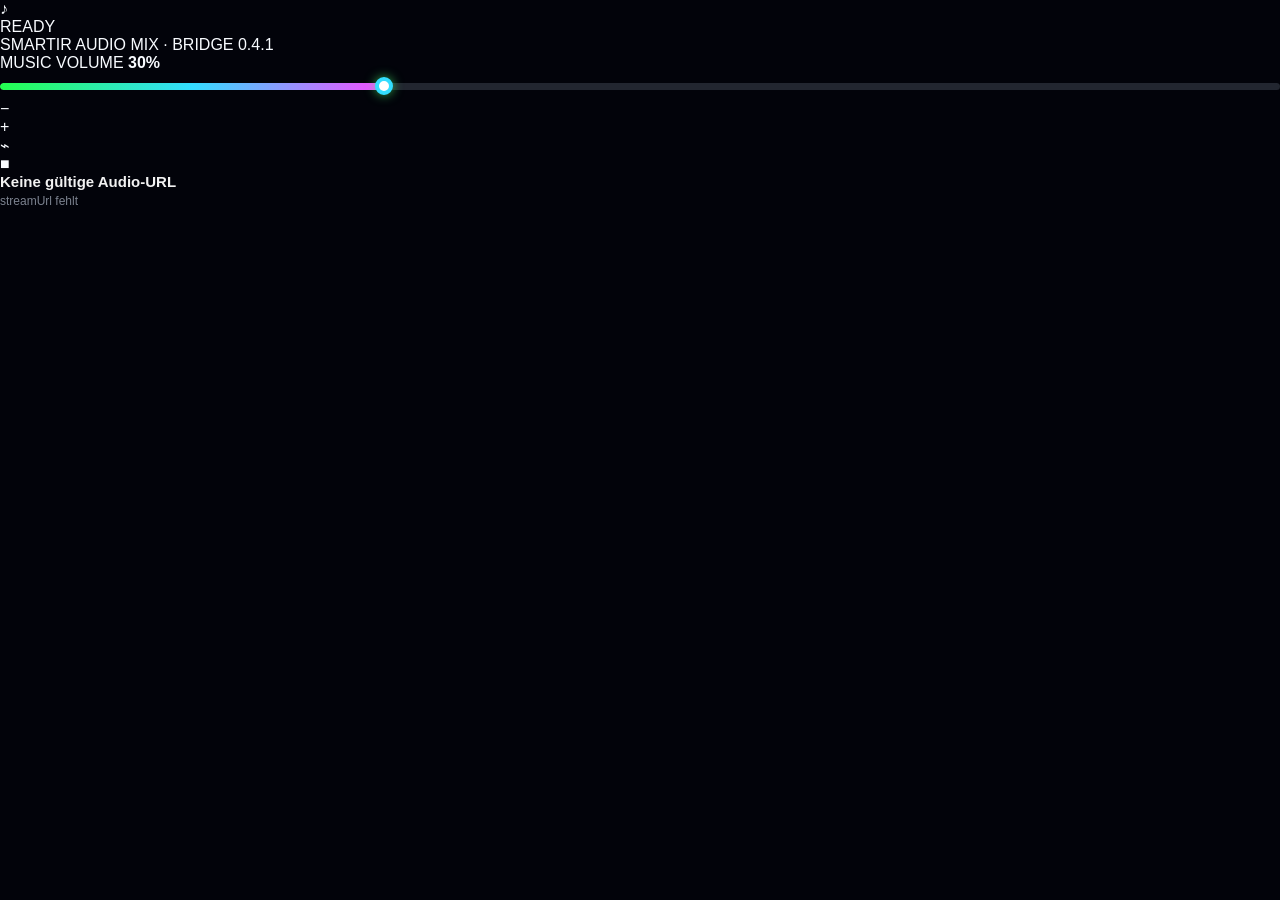
<file: webos-audio-bridge/index.html>
<!doctype html>
<html lang="de">
<head>
  <meta charset="utf-8" />
  <meta name="viewport" content="width=device-width,initial-scale=1" />
  <title>SmartIR Audio Bridge</title>
  <link rel="stylesheet" href="style.css?v=041" />
</head>
<body>
  <main id="panel" class="glass-panel">
    <div class="top-row">
      <div class="music-mark" aria-hidden="true">♪</div>
      <div class="live-wrap">
        <div class="live-line"><span class="live-dot"></span><span id="modeLabel">LIVE</span></div>
        <div class="source-line">SMARTIR AUDIO MIX · BRIDGE 0.4.1</div>
      </div>
      <div class="signal-bars" aria-hidden="true">
        <span></span><span></span><span></span><span></span><span></span>
      </div>
    </div>

    <div id="visualizer" class="visualizer" aria-hidden="true"></div>

    <div class="divider"></div>

    <div class="volume-row">
      <div class="volume-copy">
        <span>MUSIC VOLUME</span>
        <strong id="volumeValue">30%</strong>
      </div>
      <div class="slider-shell" aria-hidden="true">
        <div class="slider-track"><div id="meterFill" class="slider-fill"></div></div>
        <div id="sliderThumb" class="slider-thumb"></div>
      </div>
    </div>

    <div class="controls" aria-hidden="true">
      <div class="control blue">−</div>
      <div class="control cyan">+</div>
      <div class="control amber">⌁</div>
      <div class="control pink">■</div>
    </div>

    <div class="status-row">
      <p id="status">Warte auf Live-Audio …</p>
      <p id="detail"></p>
    </div>
  </main>

  <audio id="player" preload="auto"></audio>
  <script src="app.js?v=041"></script>
</body>
</html>
</file>
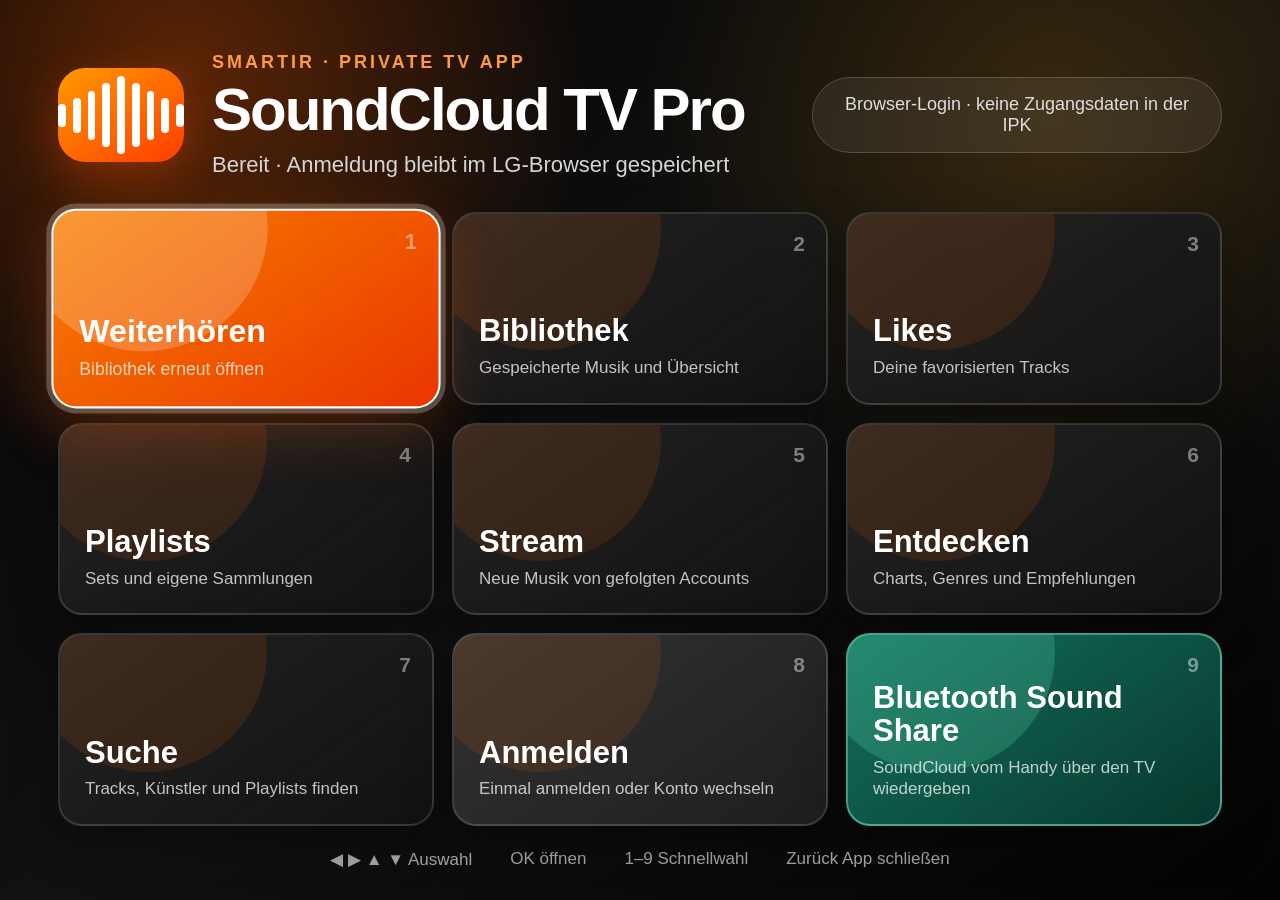
<file: webos-soundcloud/index.html>
<!doctype html>
<html lang="de">
<head>
  <meta charset="utf-8">
  <meta name="viewport" content="width=device-width, initial-scale=1">
  <title>SoundCloud TV Pro</title>
  <link rel="stylesheet" href="style.css">
</head>
<body>
  <main class="screen">
    <header class="hero">
      <div class="brand-row">
        <div class="wave" aria-hidden="true">
          <span></span><span></span><span></span><span></span><span></span>
          <span></span><span></span><span></span><span></span>
        </div>
        <div>
          <p class="eyebrow">SMARTIR · PRIVATE TV APP</p>
          <h1>SoundCloud TV Pro</h1>
          <p id="status" class="status">Bereit · Anmeldung bleibt im LG-Browser gespeichert</p>
        </div>
      </div>
      <div class="session-pill">Browser-Login · keine Zugangsdaten in der IPK</div>
    </header>

    <section id="menu" class="menu-grid" aria-label="SoundCloud Bereiche">
      <button class="tile tile-featured" data-key="resume" type="button">
        <span class="tile-number">1</span>
        <span class="tile-title">Weiterhören</span>
        <span id="resume-subtitle" class="tile-subtitle">Zuletzt geöffneten Bereich starten</span>
      </button>

      <button class="tile" data-key="library" type="button">
        <span class="tile-number">2</span>
        <span class="tile-title">Bibliothek</span>
        <span class="tile-subtitle">Gespeicherte Musik und Übersicht</span>
      </button>

      <button class="tile" data-key="likes" type="button">
        <span class="tile-number">3</span>
        <span class="tile-title">Likes</span>
        <span class="tile-subtitle">Deine favorisierten Tracks</span>
      </button>

      <button class="tile" data-key="playlists" type="button">
        <span class="tile-number">4</span>
        <span class="tile-title">Playlists</span>
        <span class="tile-subtitle">Sets und eigene Sammlungen</span>
      </button>

      <button class="tile" data-key="stream" type="button">
        <span class="tile-number">5</span>
        <span class="tile-title">Stream</span>
        <span class="tile-subtitle">Neue Musik von gefolgten Accounts</span>
      </button>

      <button class="tile" data-key="discover" type="button">
        <span class="tile-number">6</span>
        <span class="tile-title">Entdecken</span>
        <span class="tile-subtitle">Charts, Genres und Empfehlungen</span>
      </button>

      <button class="tile" data-key="search" type="button">
        <span class="tile-number">7</span>
        <span class="tile-title">Suche</span>
        <span class="tile-subtitle">Tracks, Künstler und Playlists finden</span>
      </button>

      <button class="tile tile-secondary" data-key="login" type="button">
        <span class="tile-number">8</span>
        <span class="tile-title">Anmelden</span>
        <span class="tile-subtitle">Einmal anmelden oder Konto wechseln</span>
      </button>

      <button class="tile tile-experiment" data-key="soundshare" type="button">
        <span class="tile-number">9</span>
        <span class="tile-title">Bluetooth Sound Share</span>
        <span class="tile-subtitle">SoundCloud vom Handy über den TV wiedergeben</span>
      </button>
    </section>

    <footer>
      <span>◀ ▶ ▲ ▼ Auswahl</span>
      <span>OK öffnen</span>
      <span>1–9 Schnellwahl</span>
      <span>Zurück App schließen</span>
    </footer>
  </main>

  <section id="soundshare-lab" class="modal hidden" aria-label="Bluetooth Sound Share">
    <div class="modal-card">
      <p class="modal-eyebrow">NÄCHSTER SYSTEMTEST · OHNE ROOT</p>
      <h2>SoundCloud per Bluetooth Sound Share</h2>
      <p id="soundshare-status" class="modal-status">
        Der vorige Web-App- und LG-Player-Test ist auf diesem Fernseher fehlgeschlagen. Jetzt testen wir den eingebauten Bluetooth-Empfänger des TV.
      </p>

      <div class="modal-actions">
        <button id="open-soundshare" type="button">1 · Sound Share direkt öffnen</button>
        <button id="open-homeconnect" type="button">2 · Home Dashboard öffnen</button>
        <button id="close-soundshare-lab" class="secondary" type="button">Zurück zum Dashboard</button>
      </div>

      <div class="test-steps">
        <strong>Testablauf</strong>
        <span>Sound Share öffnen → am Xiaomi Bluetooth einschalten und LG TV auswählen → SoundCloud auf dem Handy starten → am TV auf HDMI oder Live-TV wechseln. Erfolg nur, wenn die Handy-Musik weiter über den TV läuft.</span>
      </div>
    </div>
  </section>

  <script src="app.js"></script>
</body>
</html>
</file>
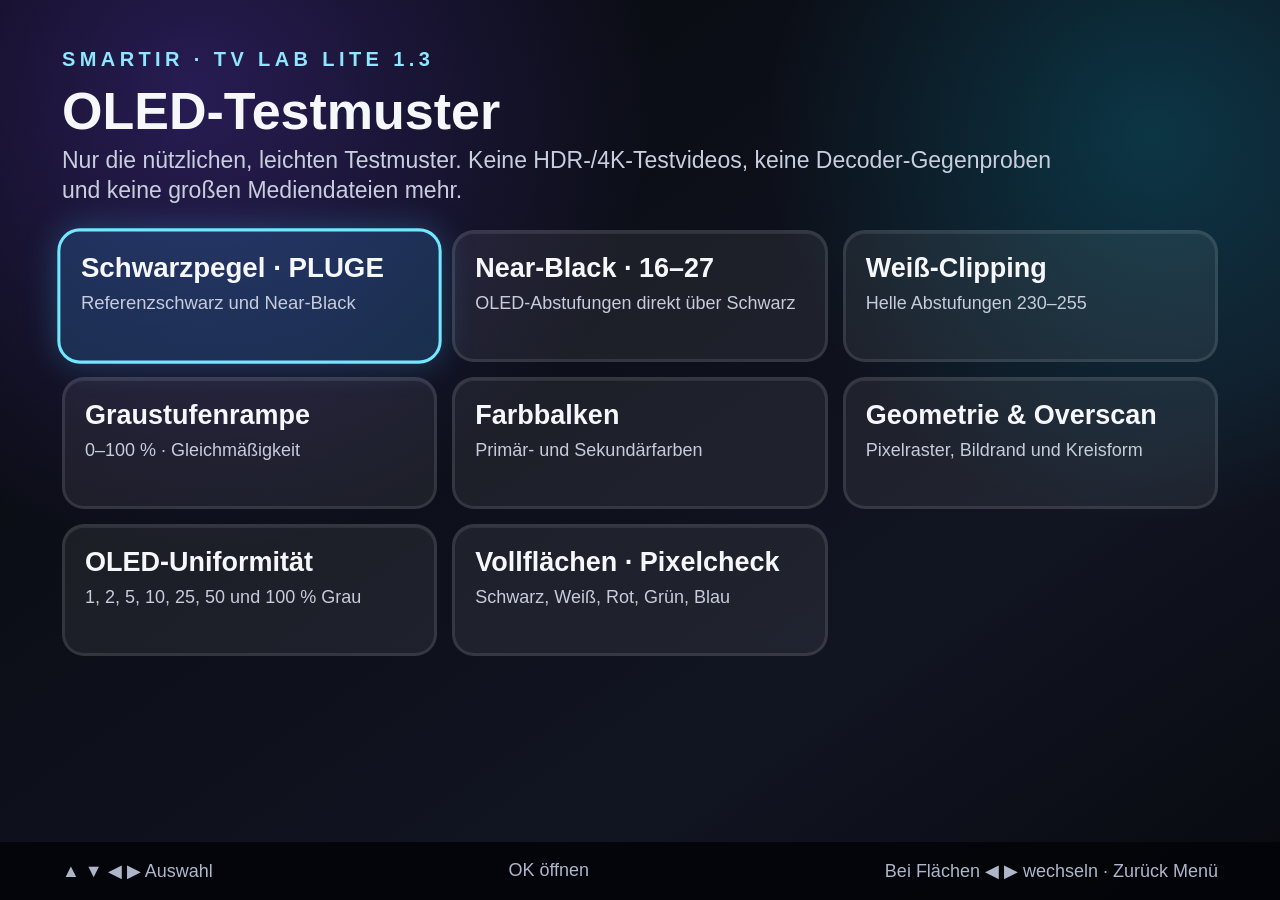
<file: webos-tv-lab/index.html>
<!doctype html>
<html lang="de">
<head>
  <meta charset="utf-8">
  <meta name="viewport" content="width=device-width, initial-scale=1">
  <title>SmartIR TV Lab Lite</title>
  <link rel="stylesheet" href="style.css">
</head>
<body>
  <main id="app" aria-live="polite">
    <section id="menu" class="screen menu-screen">
      <div class="brand">SMARTIR · TV LAB LITE 1.3</div>
      <h1>OLED-Testmuster</h1>
      <p class="lead">Nur die nützlichen, leichten Testmuster. Keine HDR-/4K-Testvideos, keine Decoder-Gegenproben und keine großen Mediendateien mehr.</p>
      <div id="menu-grid" class="menu-grid"></div>
      <footer>
        <span>▲ ▼ ◀ ▶ Auswahl</span>
        <span>OK öffnen</span>
        <span>Bei Flächen ◀ ▶ wechseln · Zurück Menü</span>
      </footer>
    </section>

    <section id="pattern" class="screen pattern-screen hidden">
      <div id="pattern-stage" class="pattern-stage"></div>
      <div id="pattern-help" class="pattern-help"></div>
    </section>
  </main>
  <script src="compat.js"></script>
  <script src="app.js"></script>
</body>
</html>
</file>
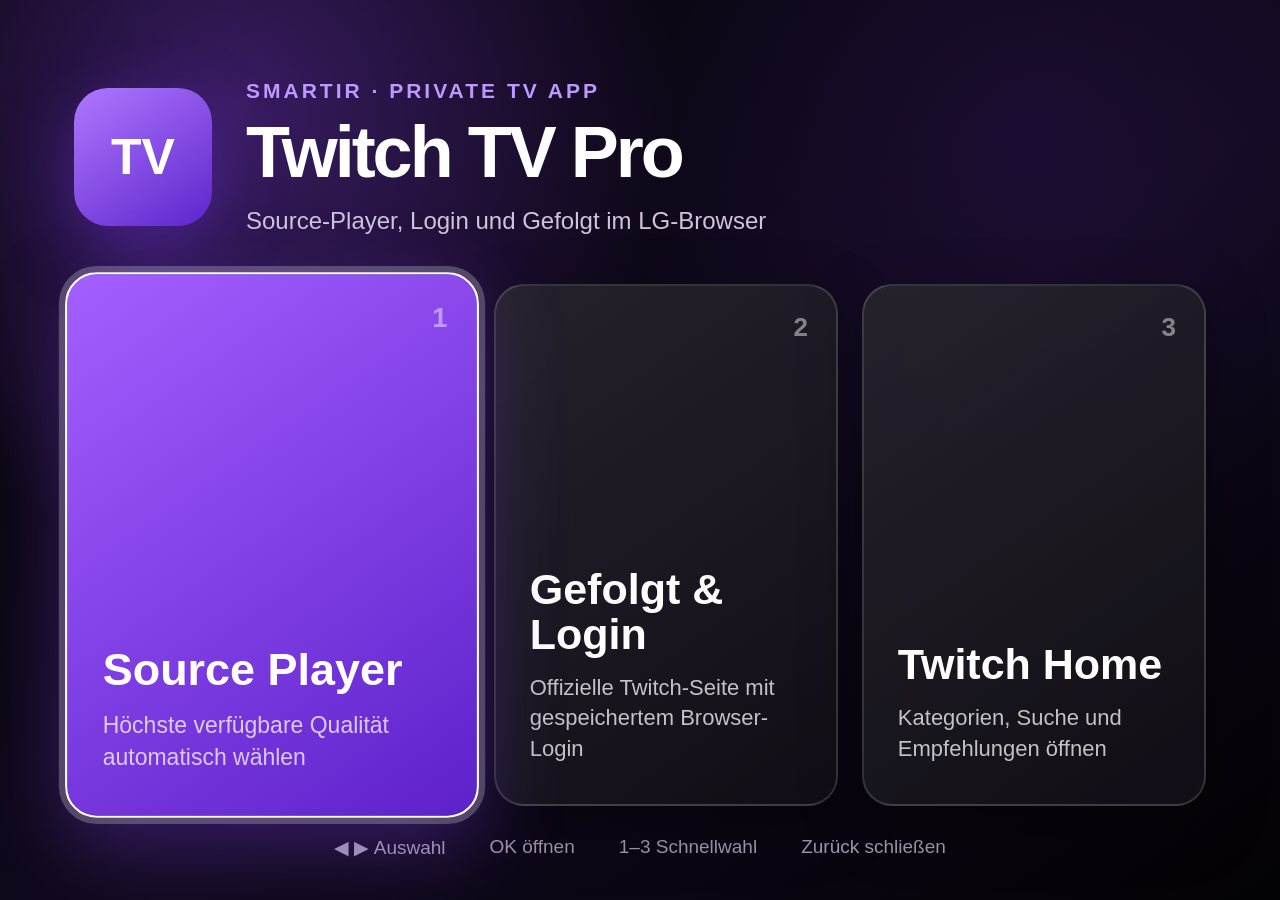
<file: webos-twitch-pro/index.html>
<!doctype html>
<html lang="de">
<head>
  <meta charset="utf-8">
  <meta name="viewport" content="width=device-width, initial-scale=1">
  <title>Twitch TV Pro</title>
  <link rel="stylesheet" href="style.css">
</head>
<body>
  <main class="screen">
    <header>
      <div class="logo">TV</div>
      <div>
        <p class="eyebrow">SMARTIR · PRIVATE TV APP</p>
        <h1>Twitch TV Pro</h1>
        <p id="status">Source-Player, Login und Gefolgt im LG-Browser</p>
      </div>
    </header>

    <section class="tiles">
      <button class="tile featured" data-target="player" type="button">
        <span class="number">1</span>
        <strong>Source Player</strong>
        <span>Höchste verfügbare Qualität automatisch wählen</span>
      </button>

      <button class="tile" data-target="following" type="button">
        <span class="number">2</span>
        <strong>Gefolgt & Login</strong>
        <span>Offizielle Twitch-Seite mit gespeichertem Browser-Login</span>
      </button>

      <button class="tile" data-target="home" type="button">
        <span class="number">3</span>
        <strong>Twitch Home</strong>
        <span>Kategorien, Suche und Empfehlungen öffnen</span>
      </button>
    </section>

    <footer>
      <span>◀ ▶ Auswahl</span>
      <span>OK öffnen</span>
      <span>1–3 Schnellwahl</span>
      <span>Zurück schließen</span>
    </footer>
  </main>
  <script src="app.js"></script>
</body>
</html>
</file>
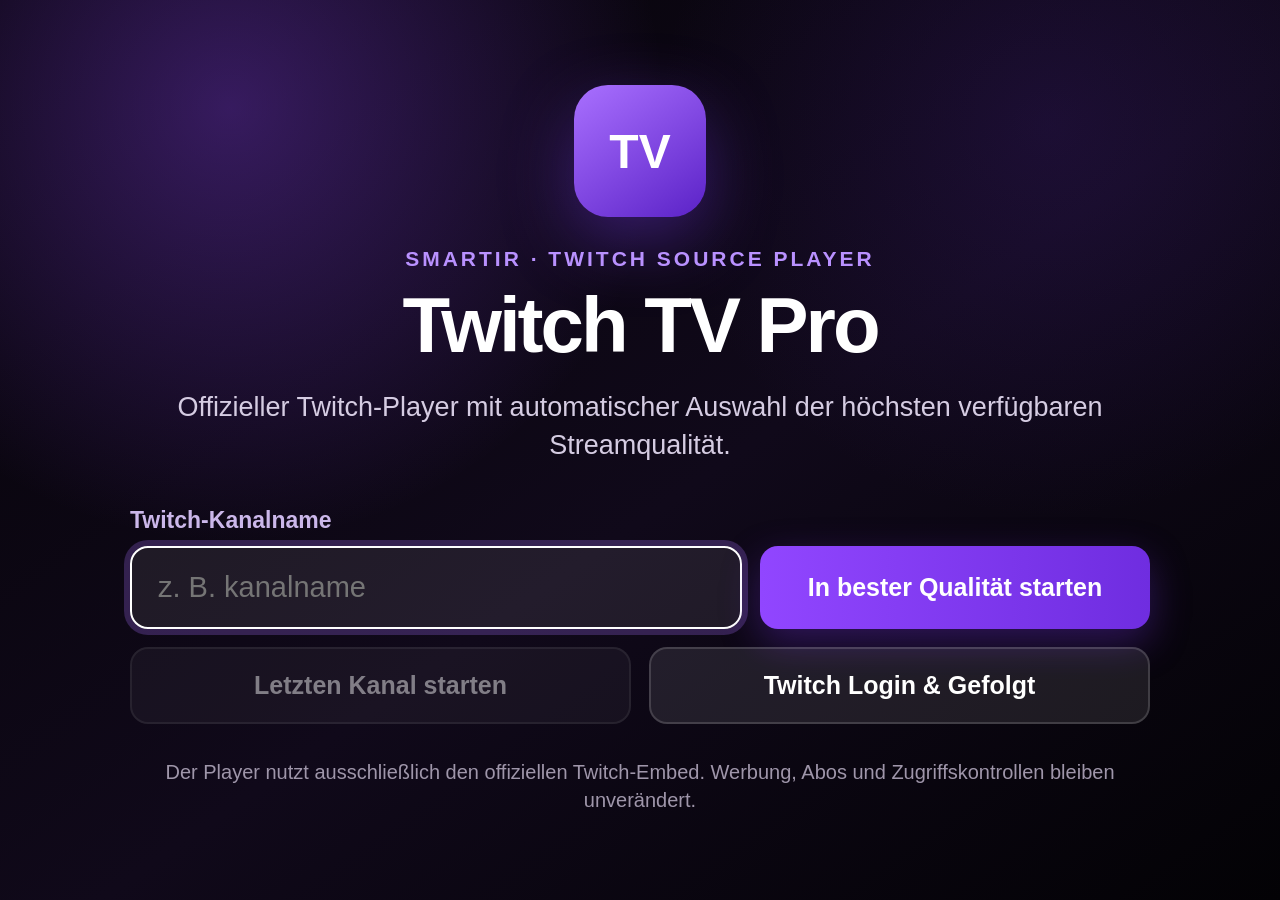
<file: web/twitch-tv-pro/index.html>
<!doctype html>
<html lang="de">
<head>
  <meta charset="utf-8">
  <meta name="viewport" content="width=device-width, initial-scale=1">
  <meta name="theme-color" content="#09040f">
  <title>Twitch TV Pro</title>
  <link rel="stylesheet" href="style.css">
</head>
<body>
  <main id="app">
    <section id="setup" class="setup-panel">
      <div class="logo">TV</div>
      <p class="eyebrow">SMARTIR · TWITCH SOURCE PLAYER</p>
      <h1>Twitch TV Pro</h1>
      <p class="lead">Offizieller Twitch-Player mit automatischer Auswahl der höchsten verfügbaren Streamqualität.</p>

      <label for="channel">Twitch-Kanalname</label>
      <div class="channel-row">
        <input id="channel" type="text" inputmode="text" autocomplete="off" spellcheck="false" placeholder="z. B. kanalname">
        <button id="start" type="button">In bester Qualität starten</button>
      </div>

      <div class="quick-actions">
        <button id="resume" class="secondary" type="button">Letzten Kanal starten</button>
        <button id="twitch-site" class="secondary" type="button">Twitch Login & Gefolgt</button>
      </div>

      <p class="hint">Der Player nutzt ausschließlich den offiziellen Twitch-Embed. Werbung, Abos und Zugriffskontrollen bleiben unverändert.</p>
    </section>

    <section id="player-screen" class="player-screen hidden">
      <div class="player-frame">
        <div id="twitch-player"></div>
      </div>
      <aside class="control-bar">
        <div>
          <strong id="channel-label">–</strong>
          <span id="status">Player wird geladen …</span>
        </div>
        <div class="quality-box">
          <span>Qualität</span>
          <strong id="quality">Auto</strong>
        </div>
        <div class="keys">
          <span>OK Pause/Play</span>
          <span>◀ ▶ Qualität</span>
          <span>Zurück Kanalwahl</span>
        </div>
      </aside>
    </section>
  </main>

  <script src="https://player.twitch.tv/js/embed/v1.js"></script>
  <script src="app.js"></script>
</body>
</html>
</file>
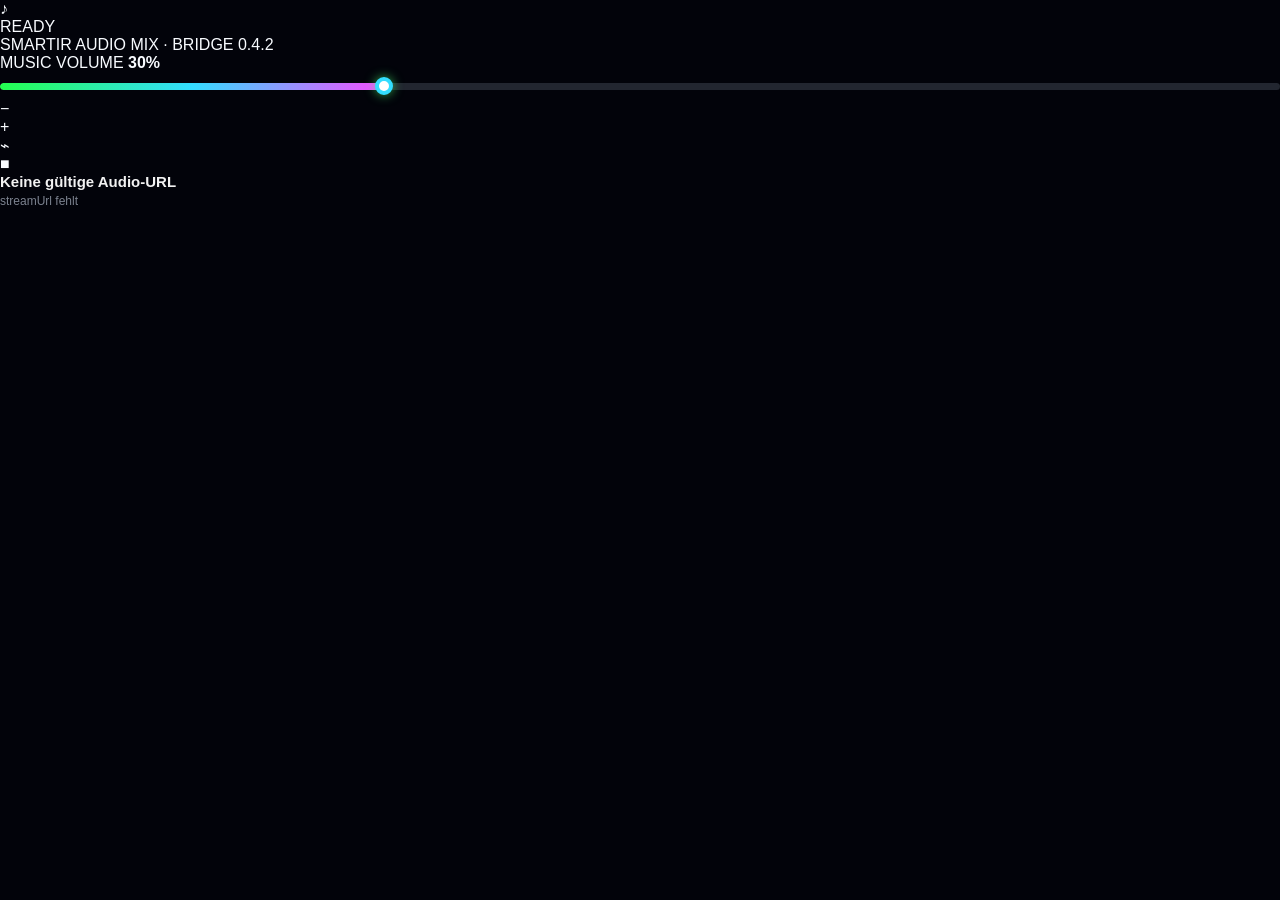
<file: webos-audio-bridge/index-v042.html>
<!doctype html>
<html lang="de">
<head>
  <meta charset="utf-8" />
  <meta name="viewport" content="width=device-width,initial-scale=1" />
  <title>SmartIR Audio Bridge 0.4.2</title>
  <link rel="stylesheet" href="style.css?v=042" />
</head>
<body>
  <main id="panel" class="glass-panel">
    <div class="top-row">
      <div class="music-mark" aria-hidden="true">♪</div>
      <div class="live-wrap">
        <div class="live-line"><span class="live-dot"></span><span id="modeLabel">LIVE</span></div>
        <div class="source-line">SMARTIR AUDIO MIX · BRIDGE 0.4.2</div>
      </div>
      <div class="signal-bars" aria-hidden="true">
        <span></span><span></span><span></span><span></span><span></span>
      </div>
    </div>

    <div id="visualizer" class="visualizer" aria-hidden="true"></div>

    <div class="divider"></div>

    <div class="volume-row">
      <div class="volume-copy">
        <span>MUSIC VOLUME</span>
        <strong id="volumeValue">30%</strong>
      </div>
      <div class="slider-shell" aria-hidden="true">
        <div class="slider-track"><div id="meterFill" class="slider-fill"></div></div>
        <div id="sliderThumb" class="slider-thumb"></div>
      </div>
    </div>

    <div class="controls" aria-hidden="true">
      <div class="control blue">−</div>
      <div class="control cyan">+</div>
      <div class="control amber">⌁</div>
      <div class="control pink">■</div>
    </div>

    <div class="status-row">
      <p id="status">Warte auf Live-Audio …</p>
      <p id="detail"></p>
    </div>
  </main>

  <audio id="player" preload="auto"></audio>
  <script src="app.js?v=042"></script>
</body>
</html>
</file>
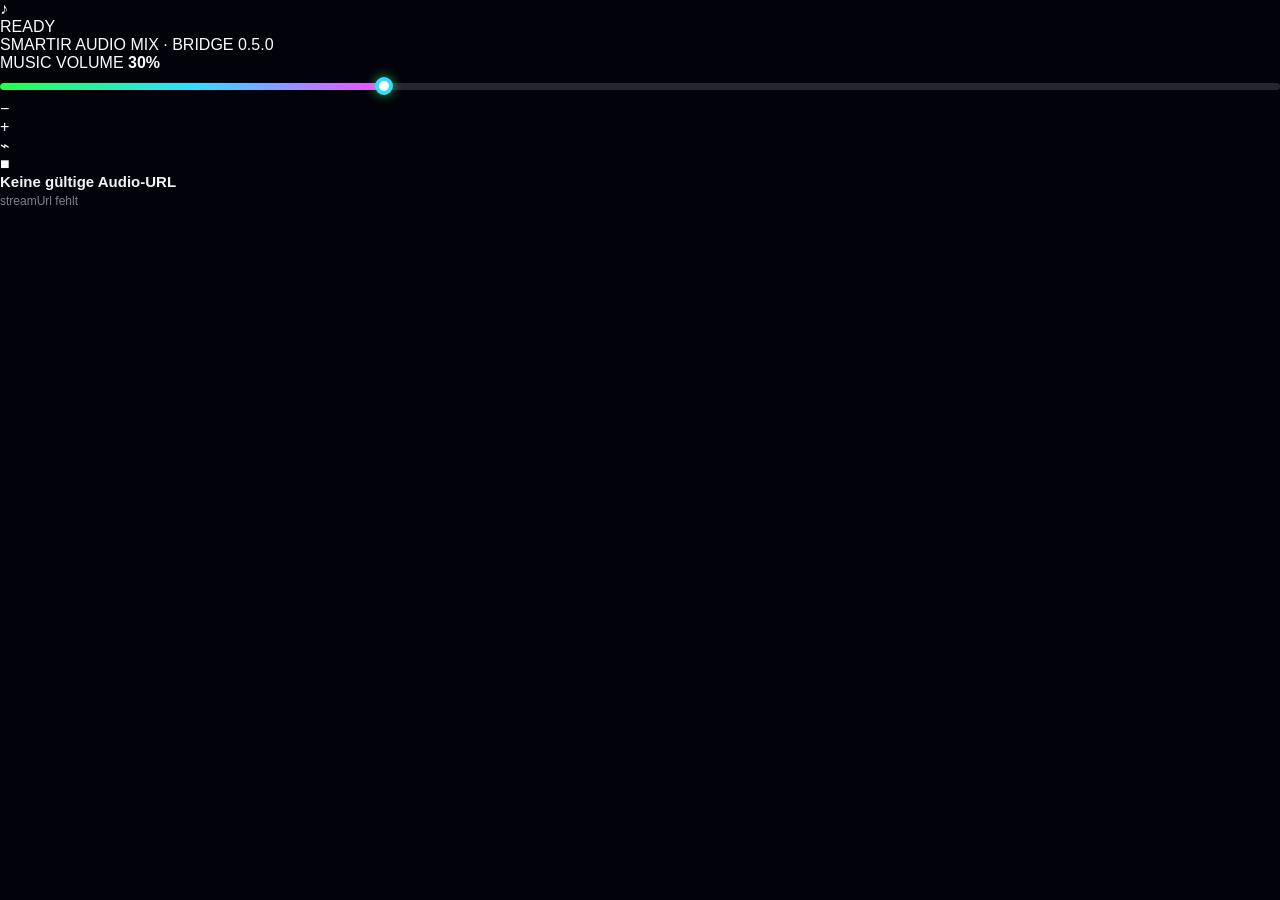
<file: webos-audio-bridge/index-v050.html>
<!doctype html>
<html lang="de">
<head>
  <meta charset="utf-8" />
  <meta name="viewport" content="width=device-width,initial-scale=1" />
  <title>SmartIR Audio Bridge 0.5.0</title>
  <link rel="stylesheet" href="style.css?v=050" />
</head>
<body>
  <main id="panel" class="glass-panel">
    <div class="top-row">
      <div class="music-mark" aria-hidden="true">♪</div>
      <div class="live-wrap">
        <div class="live-line"><span class="live-dot"></span><span id="modeLabel">LIVE HQ</span></div>
        <div class="source-line">SMARTIR AUDIO MIX · BRIDGE 0.5.0</div>
      </div>
      <div class="signal-bars" aria-hidden="true">
        <span></span><span></span><span></span><span></span><span></span>
      </div>
    </div>

    <div id="visualizer" class="visualizer" aria-hidden="true"></div>

    <div class="divider"></div>

    <div class="volume-row">
      <div class="volume-copy">
        <span>MUSIC VOLUME</span>
        <strong id="volumeValue">30%</strong>
      </div>
      <div class="slider-shell" aria-hidden="true">
        <div class="slider-track"><div id="meterFill" class="slider-fill"></div></div>
        <div id="sliderThumb" class="slider-thumb"></div>
      </div>
    </div>

    <div class="controls" aria-hidden="true">
      <div class="control blue">−</div>
      <div class="control cyan">+</div>
      <div class="control amber">⌁</div>
      <div class="control pink">■</div>
    </div>

    <div class="status-row">
      <p id="status">Warte auf Live-Audio …</p>
      <p id="detail"></p>
    </div>
  </main>

  <audio id="player" preload="auto"></audio>
  <script src="app.js?v=050"></script>
</body>
</html>
</file>
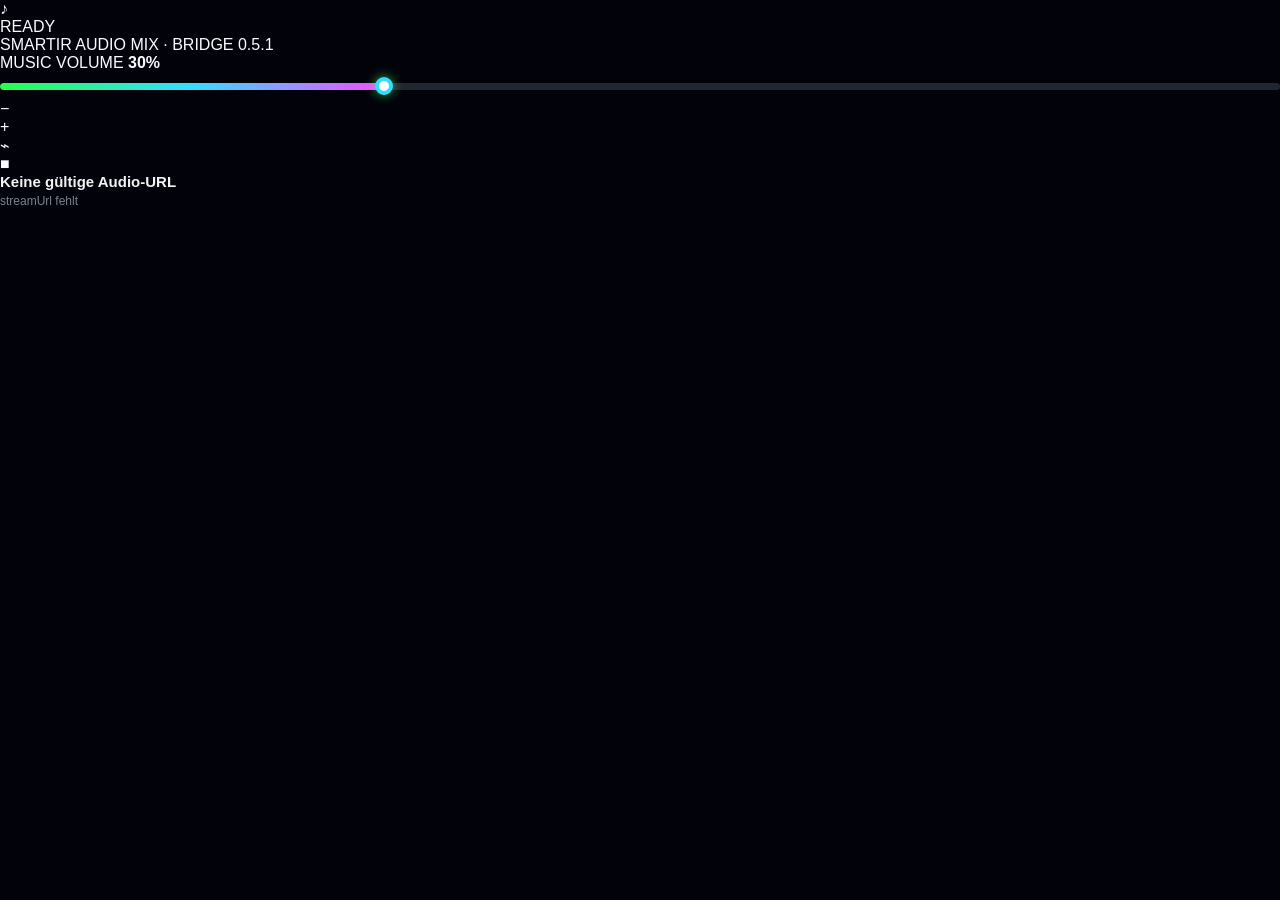
<file: webos-audio-bridge/index-v051.html>
<!doctype html>
<html lang="de">
<head>
  <meta charset="utf-8" />
  <meta name="viewport" content="width=device-width,initial-scale=1" />
  <title>SmartIR Audio Bridge 0.5.1</title>
  <link rel="stylesheet" href="style.css?v=051" />
</head>
<body>
  <main id="panel" class="glass-panel">
    <div class="top-row">
      <div class="music-mark" aria-hidden="true">♪</div>
      <div class="live-wrap">
        <div class="live-line"><span class="live-dot"></span><span id="modeLabel">LIVE LL</span></div>
        <div class="source-line">SMARTIR AUDIO MIX · BRIDGE 0.5.1</div>
      </div>
      <div class="signal-bars" aria-hidden="true">
        <span></span><span></span><span></span><span></span><span></span>
      </div>
    </div>

    <div id="visualizer" class="visualizer" aria-hidden="true"></div>

    <div class="divider"></div>

    <div class="volume-row">
      <div class="volume-copy">
        <span>MUSIC VOLUME</span>
        <strong id="volumeValue">30%</strong>
      </div>
      <div class="slider-shell" aria-hidden="true">
        <div class="slider-track"><div id="meterFill" class="slider-fill"></div></div>
        <div id="sliderThumb" class="slider-thumb"></div>
      </div>
    </div>

    <div class="controls" aria-hidden="true">
      <div class="control blue">−</div>
      <div class="control cyan">+</div>
      <div class="control amber">⌁</div>
      <div class="control pink">■</div>
    </div>

    <div class="status-row">
      <p id="status">Warte auf Live-Audio …</p>
      <p id="detail"></p>
    </div>
  </main>

  <audio id="player" preload="auto"></audio>
  <script src="app.js?v=051"></script>
</body>
</html>
</file>
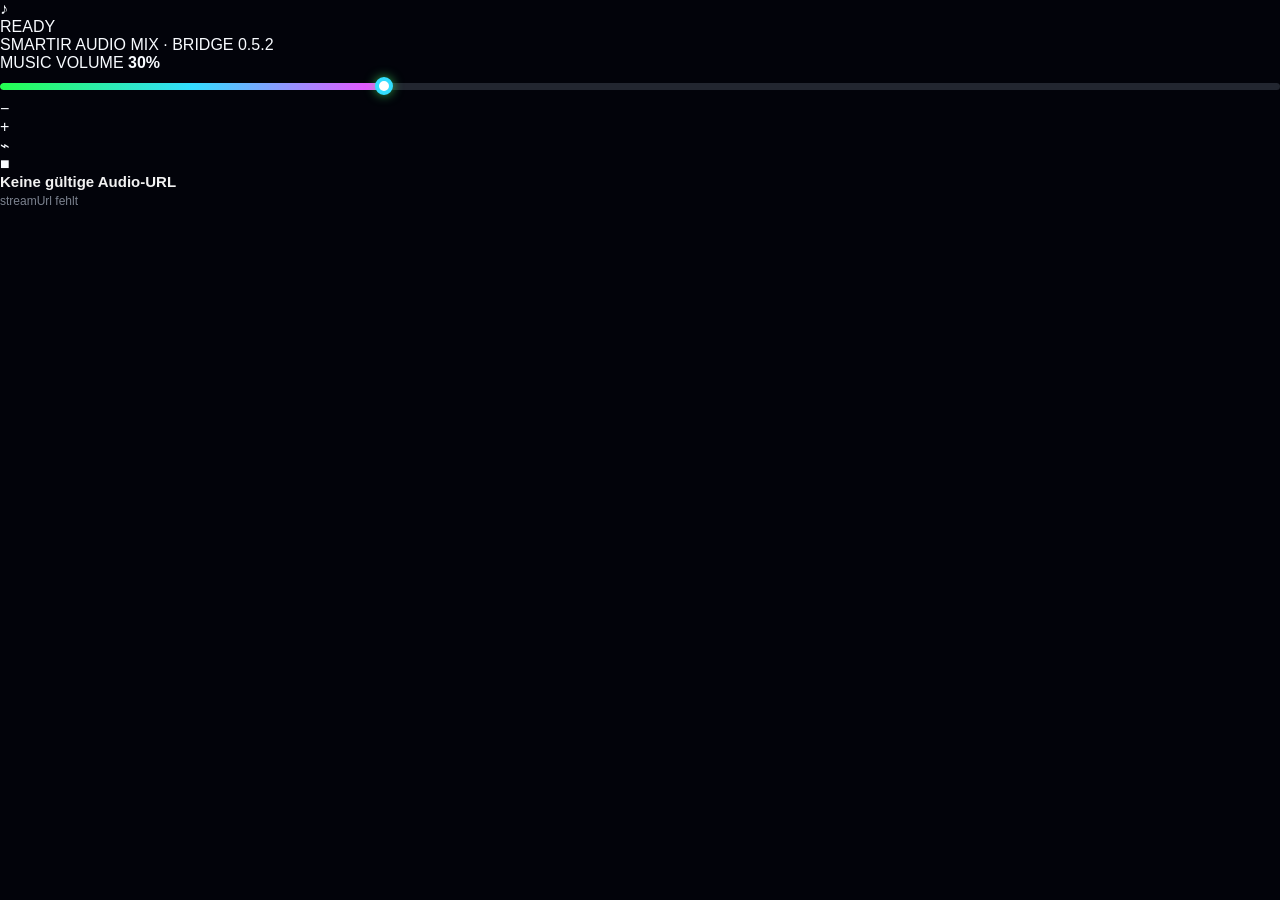
<file: webos-audio-bridge/index-v052.html>
<!doctype html>
<html lang="de">
<head>
  <meta charset="utf-8" />
  <meta name="viewport" content="width=device-width,initial-scale=1" />
  <title>SmartIR Audio Bridge 0.5.2</title>
  <link rel="stylesheet" href="style.css?v=052" />
</head>
<body>
  <main id="panel" class="glass-panel">
    <div class="top-row">
      <div class="music-mark" aria-hidden="true">♪</div>
      <div class="live-wrap">
        <div class="live-line"><span class="live-dot"></span><span id="modeLabel">LIVE STABLE</span></div>
        <div class="source-line">SMARTIR AUDIO MIX · BRIDGE 0.5.2</div>
      </div>
      <div class="signal-bars" aria-hidden="true">
        <span></span><span></span><span></span><span></span><span></span>
      </div>
    </div>

    <div id="visualizer" class="visualizer" aria-hidden="true"></div>

    <div class="divider"></div>

    <div class="volume-row">
      <div class="volume-copy">
        <span>MUSIC VOLUME</span>
        <strong id="volumeValue">30%</strong>
      </div>
      <div class="slider-shell" aria-hidden="true">
        <div class="slider-track"><div id="meterFill" class="slider-fill"></div></div>
        <div id="sliderThumb" class="slider-thumb"></div>
      </div>
    </div>

    <div class="controls" aria-hidden="true">
      <div class="control blue">−</div>
      <div class="control cyan">+</div>
      <div class="control amber">⌁</div>
      <div class="control pink">■</div>
    </div>

    <div class="status-row">
      <p id="status">Warte auf Live-Audio …</p>
      <p id="detail"></p>
    </div>
  </main>

  <audio id="player" preload="auto"></audio>
  <script src="app.js?v=052"></script>
</body>
</html>
</file>
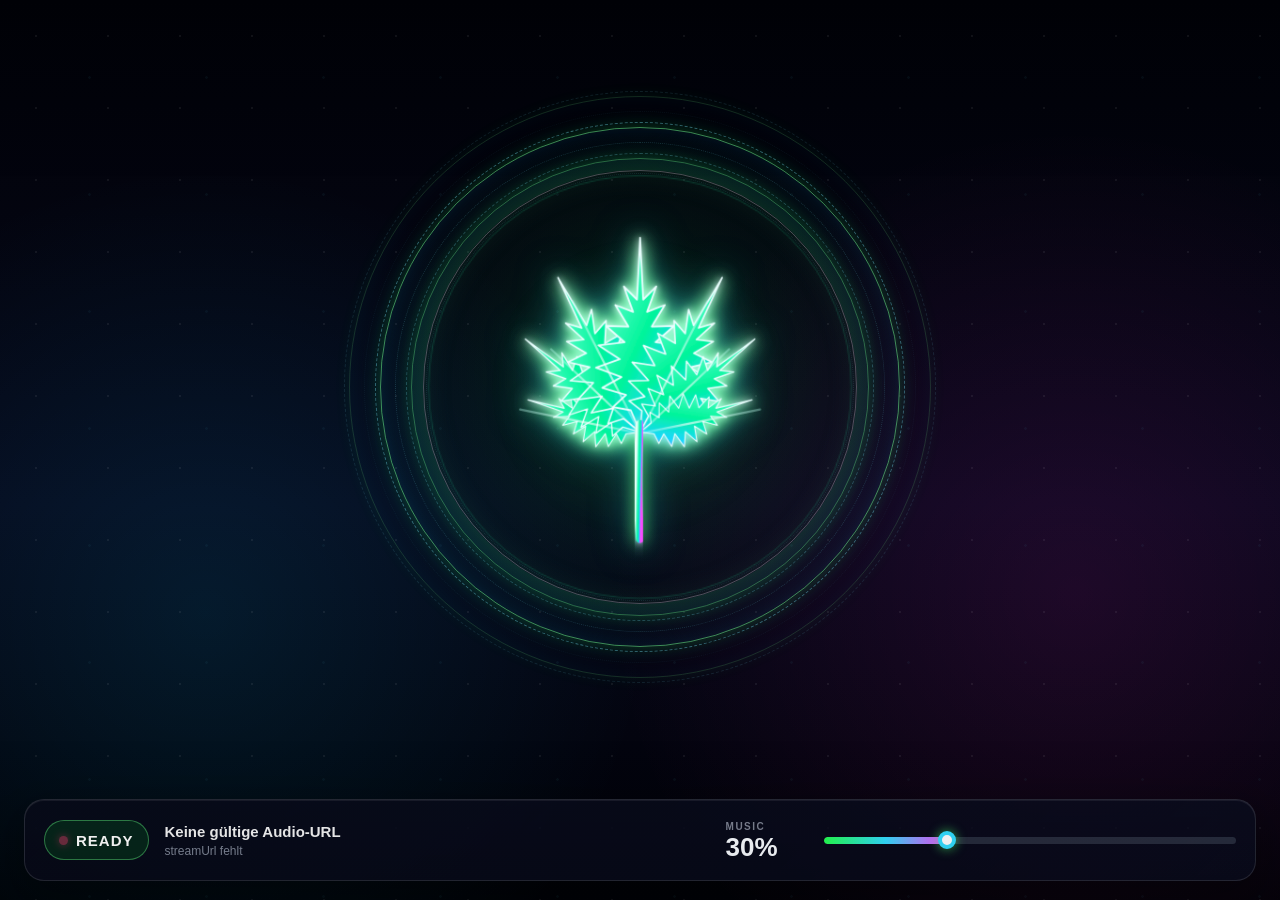
<file: webos-audio-bridge/index-v060.html>
<!doctype html>
<html lang="de">
<head>
  <meta charset="utf-8" />
  <meta name="viewport" content="width=device-width,initial-scale=1" />
  <title>Live Music Visualizer</title>
  <link rel="stylesheet" href="style.css?v=060" />
</head>
<body>
  <main id="stage" class="stage" aria-live="polite">
    <canvas id="fxCanvas" aria-hidden="true"></canvas>

    <div class="ambient ambient-a" aria-hidden="true"></div>
    <div class="ambient ambient-b" aria-hidden="true"></div>
    <div class="ambient ambient-c" aria-hidden="true"></div>

    <section class="centerpiece" aria-hidden="true">
      <div id="orbitShell" class="orbit-shell">
        <div class="orbit orbit-a"></div>
        <div class="orbit orbit-b"></div>
        <div class="orbit orbit-c"></div>
        <div id="beatHalo" class="beat-halo"></div>
      </div>

      <div id="leafCore" class="leaf-core">
        <div class="leaf-aura"></div>
        <svg id="hempLeaf" class="hemp-leaf" viewBox="0 0 512 512" xmlns:xlink="http://www.w3.org/1999/xlink" role="img" aria-label="Neon Hanfblatt">
          <defs>
            <linearGradient id="leafFill" x1="0%" y1="0%" x2="100%" y2="100%">
              <stop offset="0%" stop-color="#eafff8" />
              <stop offset="20%" stop-color="#62ffd0" />
              <stop offset="52%" stop-color="#00f59b" />
              <stop offset="78%" stop-color="#19d9ff" />
              <stop offset="100%" stop-color="#f64dff" />
            </linearGradient>
            <linearGradient id="leafVein" x1="0%" y1="100%" x2="0%" y2="0%">
              <stop offset="0%" stop-color="#ffffff" stop-opacity=".24" />
              <stop offset="45%" stop-color="#ffffff" stop-opacity=".82" />
              <stop offset="100%" stop-color="#b9fff1" stop-opacity=".45" />
            </linearGradient>
            <filter id="leafNeon" x="-80%" y="-80%" width="260%" height="260%">
              <feGaussianBlur stdDeviation="4.2" result="blurA" />
              <feGaussianBlur stdDeviation="10" result="blurB" />
              <feMerge>
                <feMergeNode in="blurB" />
                <feMergeNode in="blurA" />
                <feMergeNode in="SourceGraphic" />
              </feMerge>
            </filter>
            <path id="leaflet" d="
              M256 314
              L244 286 L221 282 L238 266 L207 257 L232 243
              L199 231 L230 220 L202 202 L236 198 L212 177
              L241 178 L224 150 L247 159 L235 126 L252 143
              L256 63
              L260 143 L277 126 L265 159 L288 150 L271 178
              L300 177 L276 198 L310 202 L282 220 L313 231
              L280 243 L305 257 L274 266 L291 282 L268 286
              Z" />
          </defs>

          <g filter="url(#leafNeon)" fill="url(#leafFill)" stroke="#eaffff" stroke-width="2.2" stroke-linejoin="round">
            <use href="#leaflet" xlink:href="#leaflet" transform="translate(256 314) rotate(-74) scale(.60) translate(-256 -314)" />
            <use href="#leaflet" xlink:href="#leaflet" transform="translate(256 314) rotate(-51) scale(.76) translate(-256 -314)" />
            <use href="#leaflet" xlink:href="#leaflet" transform="translate(256 314) rotate(-28) scale(.90) translate(-256 -314)" />
            <use href="#leaflet" xlink:href="#leaflet" />
            <use href="#leaflet" xlink:href="#leaflet" transform="translate(256 314) rotate(28) scale(.90) translate(-256 -314)" />
            <use href="#leaflet" xlink:href="#leaflet" transform="translate(256 314) rotate(51) scale(.76) translate(-256 -314)" />
            <use href="#leaflet" xlink:href="#leaflet" transform="translate(256 314) rotate(74) scale(.60) translate(-256 -314)" />
          </g>

          <g fill="none" stroke="url(#leafVein)" stroke-width="2.7" stroke-linecap="round" opacity=".82">
            <path d="M256 425 L256 92" />
            <path d="M256 316 L141 207" />
            <path d="M256 316 L101 285" />
            <path d="M256 316 L169 145" />
            <path d="M256 316 L371 207" />
            <path d="M256 316 L411 285" />
            <path d="M256 316 L343 145" />
          </g>
          <path d="M256 304 C252 350 251 392 256 452" fill="none" stroke="url(#leafFill)" stroke-width="11" stroke-linecap="round" filter="url(#leafNeon)" />
        </svg>
      </div>
    </section>

    <section id="hud" class="hud">
      <div class="hud-left">
        <div class="live-pill">
          <span class="live-dot"></span>
          <span id="modeLabel">READY</span>
        </div>
        <div class="status-copy">
          <p id="status">Bridge bereit</p>
          <p id="detail">Warte auf Audio</p>
        </div>
      </div>

      <div class="hud-center">
        <div class="volume-label">
          <span>MUSIC</span>
          <strong id="volumeValue">30%</strong>
        </div>
        <div class="slider-shell" aria-hidden="true">
          <div class="slider-track">
            <div id="meterFill" class="slider-fill"></div>
          </div>
          <div id="sliderThumb" class="slider-thumb"></div>
        </div>
      </div>

      <div class="hud-right">
        <span id="syncValue">SYNC +35 ms</span>
        <span class="hint">◀ ▶ Sync · ▲ ▼ Intensität · OK HUD</span>
      </div>
    </section>
  </main>

  <audio id="player" preload="auto"></audio>
  <script src="visualizer.js?v=060"></script>
  <script src="app.js?v=060"></script>
</body>
</html>
</file>
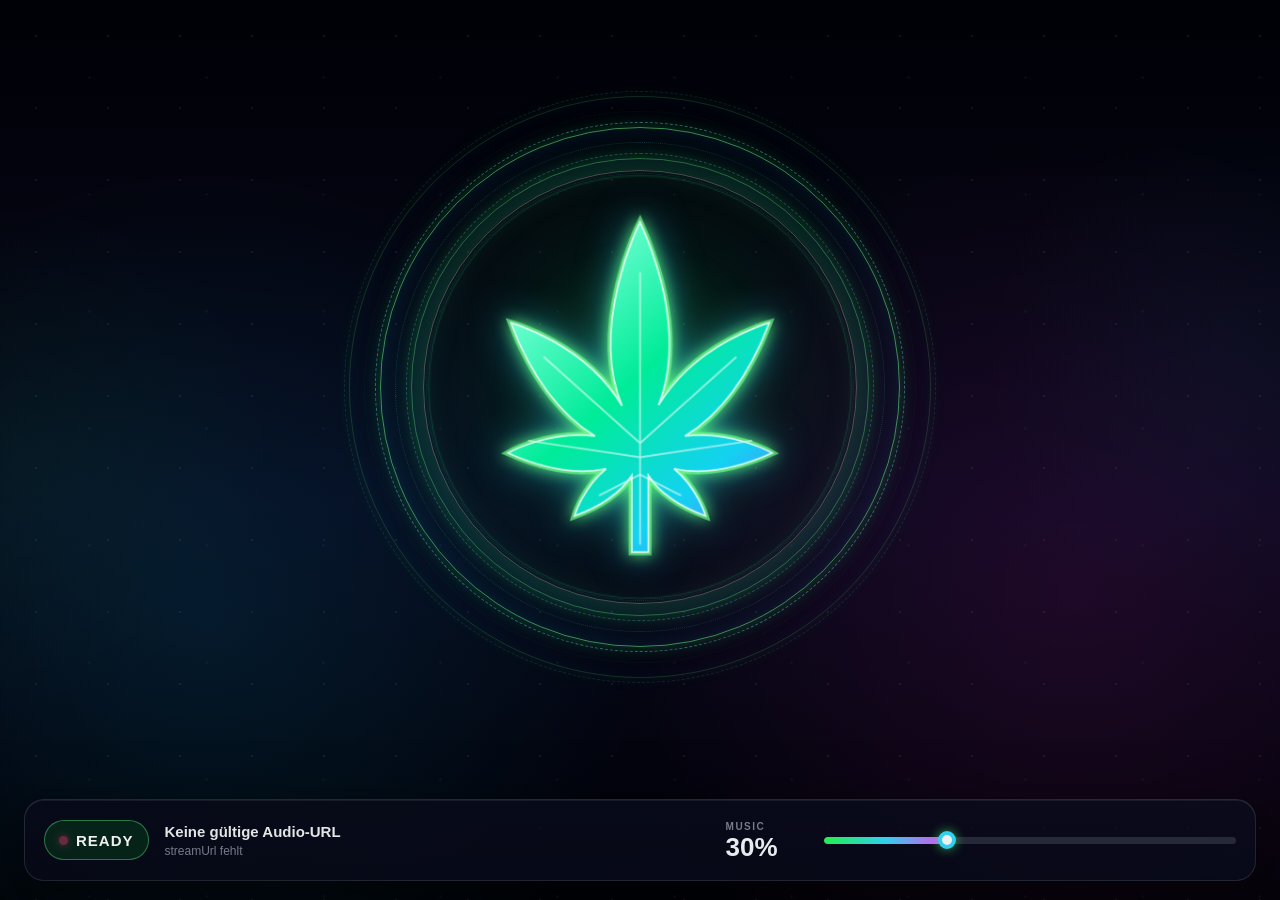
<file: webos-audio-bridge/index-v061.html>
<!doctype html>
<html lang="de" class="audio-idle">
<head>
  <meta charset="utf-8" />
  <meta name="viewport" content="width=device-width,initial-scale=1" />
  <title>SmartIR HQ Smooth Visualizer</title>
  <link rel="stylesheet" href="style.css?v=061" />
</head>
<body>
  <main id="stage" class="stage" aria-live="polite">
    <canvas id="fxCanvas" aria-hidden="true"></canvas>

    <div class="ambient ambient-left" aria-hidden="true"></div>
    <div class="ambient ambient-right" aria-hidden="true"></div>

    <section class="centerpiece" aria-hidden="true">
      <div id="orbitShell" class="orbit-shell">
        <div class="orbit orbit-a"></div>
        <div class="orbit orbit-b"></div>
        <div class="orbit orbit-c"></div>
        <div class="beat-halo"></div>
      </div>

      <div class="leaf-core">
        <div class="leaf-aura"></div>
        <svg class="hemp-leaf" viewBox="0 0 24 24" xmlns="http://www.w3.org/2000/svg" role="img" aria-label="Neon Hanfblatt">
          <!-- Cannabis silhouette adapted from Pictogrammers Material Design Icons (Apache-2.0). -->
          <defs>
            <linearGradient id="leafFill" x1="3" y1="2" x2="21" y2="22" gradientUnits="userSpaceOnUse">
              <stop offset="0%" stop-color="#effff9" />
              <stop offset="18%" stop-color="#72ffd3" />
              <stop offset="48%" stop-color="#00ec99" />
              <stop offset="75%" stop-color="#14d2f2" />
              <stop offset="100%" stop-color="#805cff" />
            </linearGradient>
          </defs>
          <path class="leaf-outline" d="M11.5,22V17.35C11,18.13 10,19.09 8.03,19.81C8.03,19.81 8.53,18.1 9.94,16.95C8.64,17.23 6.68,17.19 4,16C4,16 6.47,14.59 9.28,14.97C7.69,14 5.7,12.08 4.17,8.11C4.17,8.11 8.67,9.34 10.91,13.14C8.88,8.24 12,2 12,2C14.43,7.47 13.91,11.1 13.12,13.1C15.37,9.33 19.83,8.11 19.83,8.11C18.3,12.08 16.31,14 14.72,14.97C17.53,14.59 20,16 20,16C17.32,17.19 15.36,17.23 14.06,16.95C15.47,18.1 15.97,19.81 15.97,19.81C14,19.09 13,18.13 12.5,17.35V22H11.5Z" />
          <path class="leaf-body" d="M11.5,22V17.35C11,18.13 10,19.09 8.03,19.81C8.03,19.81 8.53,18.1 9.94,16.95C8.64,17.23 6.68,17.19 4,16C4,16 6.47,14.59 9.28,14.97C7.69,14 5.7,12.08 4.17,8.11C4.17,8.11 8.67,9.34 10.91,13.14C8.88,8.24 12,2 12,2C14.43,7.47 13.91,11.1 13.12,13.1C15.37,9.33 19.83,8.11 19.83,8.11C18.3,12.08 16.31,14 14.72,14.97C17.53,14.59 20,16 20,16C17.32,17.19 15.36,17.23 14.06,16.95C15.47,18.1 15.97,19.81 15.97,19.81C14,19.09 13,18.13 12.5,17.35V22H11.5Z" />
          <g class="leaf-veins" fill="none" stroke-linecap="round" stroke-linejoin="round">
            <path d="M12 21.5V5.1" />
            <path d="M12 15.4L6.2 10.2 M12 15.4L17.8 10.2" />
            <path d="M12 16.25L5.25 15.25 M12 16.25L18.75 15.25" />
            <path d="M12 17.3L9.55 18.55 M12 17.3L14.45 18.55" />
          </g>
        </svg>
      </div>
    </section>

    <section id="hud" class="hud">
      <div class="hud-left">
        <div class="live-pill">
          <span class="live-dot"></span>
          <span id="modeLabel">READY</span>
        </div>
        <div class="status-copy">
          <p id="status">Bridge bereit</p>
          <p id="detail">Ruhiger Start · wartet auf Audio</p>
        </div>
      </div>

      <div class="hud-center">
        <div class="volume-label">
          <span>MUSIC</span>
          <strong id="volumeValue">30%</strong>
        </div>
        <div class="slider-shell" aria-hidden="true">
          <div class="slider-track"><div id="meterFill" class="slider-fill"></div></div>
          <div id="sliderThumb" class="slider-thumb"></div>
        </div>
      </div>

      <div class="hud-right">
        <span id="syncValue">SYNC +40 ms · FX 100%</span>
        <span class="hint">◀ ▶ Sync · ▲ ▼ Intensität · OK HUD</span>
      </div>
    </section>
  </main>

  <audio id="player" preload="auto"></audio>
  <script src="visualizer.js?v=061"></script>
  <script src="app.js?v=061"></script>
</body>
</html>
</file>
<file: webos-audio-bridge/style.css>
:root {
  --accent-hue: 132;
  --accent-hue-2: 190;
  --energy: 0;
  --bass: 0;
  --mid: 0;
  --treble: 0;
  --halo-scale: 1;
  --halo-opacity: .58;
  --leaf-scale: .94;
  --leaf-hue: 0deg;
  --leaf-brightness: 1;
  --aura-opacity: .14;
  --ambient-opacity: .13;
  color-scheme: dark;
}

* { box-sizing: border-box; }

html,
body {
  width: 100%;
  height: 100%;
  margin: 0;
  overflow: hidden;
  color: #f8fbff;
  background: #02030a;
  font-family: -apple-system, BlinkMacSystemFont, "Segoe UI", Arial, sans-serif;
}

body { pointer-events: none; }

.stage {
  position: relative;
  width: 100%;
  height: 100%;
  overflow: hidden;
  isolation: isolate;
  background:
    radial-gradient(circle at 50% 42%, hsla(var(--accent-hue),100%,52%,.13), transparent 30%),
    radial-gradient(circle at 16% 68%, rgba(0,210,255,.10), transparent 36%),
    radial-gradient(circle at 84% 66%, rgba(255,38,201,.10), transparent 38%),
    linear-gradient(180deg, #010207 0%, #06071a 56%, #010207 100%);
}

.stage::before {
  content: "";
  position: absolute;
  inset: 0;
  z-index: -4;
  opacity: .32;
  background-image:
    radial-gradient(circle, rgba(255,255,255,.20) 0 1px, transparent 1.5px),
    radial-gradient(circle, hsla(var(--accent-hue-2),100%,70%,.14) 0 1px, transparent 1.6px);
  background-size: 72px 72px, 117px 117px;
  background-position: 0 0, 31px 19px;
}

.stage::after {
  content: "";
  position: absolute;
  inset: 0;
  z-index: 9;
  pointer-events: none;
  opacity: .30;
  background: linear-gradient(180deg, rgba(0,0,0,.06), transparent 22%, transparent 82%, rgba(0,0,0,.32));
}

#fxCanvas {
  position: absolute;
  inset: 0;
  z-index: -1;
  width: 100%;
  height: 100%;
  transform: translateZ(0);
}

.ambient {
  position: absolute;
  z-index: -3;
  width: 43vw;
  height: 43vw;
  max-width: 720px;
  max-height: 720px;
  border-radius: 50%;
  opacity: var(--ambient-opacity);
  transition: opacity 140ms linear, background-color 180ms linear;
}

.ambient-left {
  left: -20vw;
  top: 20vh;
  background: radial-gradient(circle, hsla(var(--accent-hue),100%,52%,.32), transparent 66%);
}

.ambient-right {
  right: -18vw;
  top: 10vh;
  background: radial-gradient(circle, hsla(var(--accent-hue-2),100%,56%,.30), transparent 66%);
}

.centerpiece {
  position: absolute;
  left: 50%;
  top: 43%;
  z-index: 2;
  width: min(47vw, 720px);
  height: min(47vw, 720px);
  transform: translate(-50%, -50%);
  contain: layout paint style;
}

.orbit-shell,
.leaf-core {
  position: absolute;
  left: 50%;
  top: 50%;
  transform: translate(-50%, -50%);
}

.orbit-shell {
  width: 100%;
  height: 100%;
  border-radius: 50%;
  will-change: transform;
}

.orbit {
  position: absolute;
  inset: 8%;
  border-radius: 50%;
  border: 1.5px solid hsla(var(--accent-hue),100%,72%,.54);
  box-shadow:
    0 0 18px hsla(var(--accent-hue),100%,58%,.22),
    inset 0 0 20px hsla(var(--accent-hue-2),100%,58%,.12);
  animation-play-state: running;
}

.orbit::before,
.orbit::after {
  content: "";
  position: absolute;
  inset: -6px;
  border-radius: inherit;
  border: 1px dashed hsla(var(--accent-hue-2),100%,74%,.38);
}

.orbit::after {
  inset: 14px;
  border-style: dotted;
  opacity: .44;
}

.orbit-a { animation: orbitSpin 19s linear infinite; }
.orbit-b {
  inset: 13%;
  opacity: .66;
  animation: orbitSpinReverse 27s linear infinite;
}
.orbit-c {
  inset: 3%;
  opacity: .30;
  animation: orbitSpin 39s linear infinite;
}

.audio-idle .orbit,
.audio-protect .orbit-c {
  animation-play-state: paused;
}

.audio-protect .orbit-c { opacity: .08; }

.beat-halo {
  position: absolute;
  inset: 15%;
  border-radius: 50%;
  border: 1px solid rgba(255,255,255,.56);
  box-shadow:
    0 0 34px hsla(var(--accent-hue),100%,62%,.42),
    0 0 66px hsla(var(--accent-hue-2),100%,58%,.20),
    inset 0 0 32px hsla(var(--accent-hue),100%,68%,.20);
  transform: scale(var(--halo-scale));
  opacity: var(--halo-opacity);
  transition: transform 70ms linear, opacity 100ms linear;
}

.leaf-core {
  width: 68%;
  height: 68%;
  transform: translate(-50%, -50%) scale(var(--leaf-scale));
  transform-origin: center;
  will-change: transform;
  transition: transform 70ms linear;
}

.leaf-aura {
  position: absolute;
  inset: 9%;
  border-radius: 50%;
  opacity: var(--aura-opacity);
  background: radial-gradient(circle, hsla(var(--accent-hue),100%,64%,.72), transparent 66%);
  transition: opacity 110ms linear;
}

.hemp-leaf {
  position: absolute;
  inset: 0;
  width: 100%;
  height: 100%;
  overflow: visible;
  transform: translateZ(0);
  filter:
    hue-rotate(var(--leaf-hue))
    brightness(var(--leaf-brightness))
    drop-shadow(0 0 8px hsla(var(--accent-hue),100%,68%,.88))
    drop-shadow(0 0 19px hsla(var(--accent-hue-2),100%,58%,.50));
}

.leaf-outline {
  fill: none;
  stroke: hsla(var(--accent-hue),100%,72%,.68);
  stroke-width: .38;
}
.leaf-body {
  fill: url(#leafFill);
  stroke: rgba(235,255,249,.92);
  stroke-width: .10;
}
.leaf-veins {
  opacity: .76;
  stroke: rgba(242,255,252,.78);
  stroke-width: .11;
}

.audio-idle .leaf-core { transform: translate(-50%, -50%) scale(.94); }
.audio-idle .beat-halo { opacity: .50; transform: scale(1); }
.audio-idle .ambient { opacity: .12; }

.hud {
  position: absolute;
  right: 42px;
  bottom: 30px;
  left: 42px;
  z-index: 6;
  min-height: 82px;
  display: grid;
  grid-template-columns: 1.25fr 1fr .9fr;
  align-items: center;
  gap: 28px;
  padding: 14px 19px;
  border: 1px solid rgba(255,255,255,.12);
  border-radius: 20px;
  background: linear-gradient(135deg, rgba(7,10,25,.90), rgba(10,13,31,.78));
  box-shadow: 0 12px 42px rgba(0,0,0,.38), inset 0 1px rgba(255,255,255,.07);
  transition: opacity .20s ease, transform .20s ease;
  contain: layout paint style;
}

.hud.hidden { opacity: 0; transform: translateY(22px); }

.hud-left {
  display: flex;
  align-items: center;
  min-width: 0;
  gap: 16px;
}

.live-pill {
  flex: 0 0 auto;
  display: inline-flex;
  align-items: center;
  gap: 8px;
  height: 40px;
  padding: 0 14px;
  border-radius: 999px;
  border: 1px solid hsla(var(--accent-hue),100%,70%,.42);
  color: #fff;
  background: hsla(var(--accent-hue),100%,50%,.11);
  font-size: 15px;
  font-weight: 850;
  letter-spacing: 1px;
}

.live-dot {
  width: 9px;
  height: 9px;
  border-radius: 50%;
  background: #ff3b74;
  box-shadow: 0 0 9px #ff3b74;
}

.audio-active .live-dot { animation: livePulse 1s ease-in-out infinite; }
.audio-idle .live-dot { opacity: .42; }

.status-copy { min-width: 0; }
#status,
#detail {
  margin: 0;
  overflow: hidden;
  text-overflow: ellipsis;
  white-space: nowrap;
}
#status { color: rgba(255,255,255,.95); font-size: 15px; font-weight: 760; }
#detail { margin-top: 4px; color: rgba(212,222,240,.58); font-size: 12px; }

.hud-center { display: flex; align-items: center; gap: 16px; }
.volume-label { width: 82px; flex: 0 0 auto; }
.volume-label span {
  display: block;
  color: rgba(220,228,244,.55);
  font-size: 10px;
  font-weight: 750;
  letter-spacing: 1.5px;
}
.volume-label strong { display: block; margin-top: 2px; font-size: 26px; line-height: 1; }

.slider-shell {
  position: relative;
  flex: 1;
  height: 28px;
  display: flex;
  align-items: center;
}
.slider-track {
  width: 100%;
  height: 7px;
  overflow: hidden;
  border-radius: 999px;
  background: rgba(148,163,184,.22);
}
.slider-fill {
  width: 30%;
  height: 100%;
  border-radius: inherit;
  background: linear-gradient(90deg, hsl(var(--accent-hue),100%,57%), hsl(var(--accent-hue-2),100%,60%), #f44dff);
  transition: width .14s ease;
}
.slider-thumb {
  position: absolute;
  left: 30%;
  top: 50%;
  width: 18px;
  height: 18px;
  margin: -9px 0 0 -9px;
  border-radius: 50%;
  background: #fff;
  border: 4px solid hsl(var(--accent-hue-2),100%,60%);
  box-shadow: 0 0 11px hsla(var(--accent-hue),100%,65%,.66);
  transition: left .14s ease;
}

.hud-right { min-width: 0; text-align: right; }
#syncValue {
  display: block;
  color: hsl(var(--accent-hue-2),100%,78%);
  font-size: 14px;
  font-weight: 850;
  letter-spacing: .7px;
}
.hint {
  display: block;
  margin-top: 5px;
  color: rgba(205,214,233,.44);
  font-size: 10px;
  white-space: nowrap;
}

@keyframes orbitSpin { to { transform: rotate(360deg); } }
@keyframes orbitSpinReverse { from { transform: rotate(360deg); } to { transform: rotate(0); } }
@keyframes livePulse {
  0%, 100% { transform: scale(.84); opacity: .60; }
  50% { transform: scale(1.16); opacity: 1; }
}

@media (max-width: 1280px) {
  .centerpiece { width: min(55vw, 620px); height: min(55vw, 620px); }
  .hud {
    right: 24px;
    bottom: 19px;
    left: 24px;
    grid-template-columns: 1.3fr 1fr;
    gap: 18px;
  }
  .hud-right { display: none; }
}
</file>
<file: webos-soundcloud/style.css>
* {
  box-sizing: border-box;
}

:root {
  color-scheme: dark;
  font-family: Arial, Helvetica, sans-serif;
  background: #050505;
  color: #fff;
}

html,
body {
  width: 100%;
  height: 100%;
  margin: 0;
  overflow: hidden;
}

body {
  background:
    radial-gradient(circle at 14% 8%, rgba(255, 94, 0, 0.34), transparent 30%),
    radial-gradient(circle at 82% 12%, rgba(255, 164, 0, 0.16), transparent 31%),
    linear-gradient(145deg, #050505 0%, #111 52%, #030303 100%);
  color: #fff;
  font-family: Arial, Helvetica, sans-serif;
}

button {
  font: inherit;
}

.hidden {
  display: none !important;
}

.screen {
  width: 100%;
  height: 100%;
  padding: 38px 58px 26px;
  display: flex;
  flex-direction: column;
}

.hero {
  display: flex;
  align-items: center;
  justify-content: space-between;
  gap: 36px;
  min-height: 154px;
}

.brand-row {
  display: flex;
  align-items: center;
  gap: 28px;
}

.eyebrow {
  margin: 0 0 7px;
  color: #ff9a42;
  font-size: 18px;
  font-weight: 800;
  letter-spacing: 3px;
}

h1 {
  margin: 0;
  font-size: 60px;
  line-height: 1;
  letter-spacing: -2px;
}

.status {
  margin: 12px 0 0;
  color: #d6d6d6;
  font-size: 22px;
}

.session-pill {
  max-width: 410px;
  padding: 16px 22px;
  border: 1px solid rgba(255, 255, 255, 0.17);
  border-radius: 999px;
  background: rgba(255, 255, 255, 0.07);
  color: #dedede;
  font-size: 18px;
  text-align: center;
}

.menu-grid {
  flex: 1;
  display: grid;
  grid-template-columns: repeat(3, minmax(0, 1fr));
  grid-template-rows: repeat(3, minmax(0, 1fr));
  gap: 18px;
  min-height: 0;
  margin-top: 20px;
}

.tile {
  position: relative;
  min-width: 0;
  min-height: 0;
  padding: 24px 25px;
  display: flex;
  flex-direction: column;
  align-items: flex-start;
  justify-content: flex-end;
  overflow: hidden;
  border: 2px solid rgba(255, 255, 255, 0.13);
  border-radius: 24px;
  background:
    linear-gradient(145deg, rgba(255, 255, 255, 0.1), rgba(255, 255, 255, 0.025)),
    rgba(12, 12, 12, 0.9);
  box-shadow: 0 16px 46px rgba(0, 0, 0, 0.34);
  color: #fff;
  text-align: left;
  transition: transform 130ms ease, border-color 130ms ease, box-shadow 130ms ease;
}

.tile::before {
  content: '';
  position: absolute;
  inset: -55% auto auto -9%;
  width: 240px;
  height: 240px;
  border-radius: 50%;
  background: rgba(255, 102, 0, 0.12);
}

.tile-featured {
  border-color: rgba(255, 119, 0, 0.7);
  background:
    linear-gradient(145deg, rgba(255, 136, 0, 0.9), rgba(255, 55, 0, 0.72)),
    #b43300;
}

.tile-featured::before {
  background: rgba(255, 255, 255, 0.2);
}

.tile-secondary {
  background:
    linear-gradient(145deg, rgba(118, 118, 118, 0.28), rgba(30, 30, 30, 0.88)),
    #191919;
}

.tile-experiment {
  border-color: rgba(114, 218, 186, 0.58);
  background:
    linear-gradient(145deg, rgba(20, 122, 98, 0.86), rgba(8, 55, 46, 0.96)),
    #08372e;
}

.tile-experiment::before {
  background: rgba(104, 238, 196, 0.2);
}

.tile:focus {
  outline: none;
  transform: scale(1.035);
  border-color: #fff;
  box-shadow:
    0 0 0 5px rgba(255, 255, 255, 0.24),
    0 20px 60px rgba(255, 92, 0, 0.24);
  z-index: 3;
}

.tile:disabled {
  opacity: 0.58;
}

.tile-number {
  position: absolute;
  top: 18px;
  right: 21px;
  color: rgba(255, 255, 255, 0.44);
  font-size: 21px;
  font-weight: 800;
}

.tile-title {
  position: relative;
  font-size: 31px;
  font-weight: 800;
  line-height: 1.05;
}

.tile-subtitle {
  position: relative;
  margin-top: 9px;
  color: rgba(255, 255, 255, 0.74);
  font-size: 17px;
  line-height: 1.28;
}

footer {
  min-height: 48px;
  padding-top: 18px;
  display: flex;
  align-items: center;
  justify-content: center;
  gap: 38px;
  color: #a8a8a8;
  font-size: 17px;
}

.wave {
  width: 126px;
  height: 94px;
  display: flex;
  align-items: center;
  justify-content: center;
  gap: 7px;
  border-radius: 27px;
  background: linear-gradient(145deg, #ff9a00, #ff3d00);
  box-shadow: 0 16px 46px rgba(255, 82, 0, 0.32);
}

.wave span {
  width: 8px;
  border-radius: 8px;
  background: #fff;
}

.wave span:nth-child(1),
.wave span:nth-child(9) { height: 23px; }
.wave span:nth-child(2),
.wave span:nth-child(8) { height: 35px; }
.wave span:nth-child(3),
.wave span:nth-child(7) { height: 49px; }
.wave span:nth-child(4),
.wave span:nth-child(6) { height: 64px; }
.wave span:nth-child(5) { height: 78px; }

.modal {
  position: fixed;
  inset: 0;
  z-index: 20;
  padding: 70px 110px;
  display: grid;
  place-items: center;
  background: rgba(0, 0, 0, 0.84);
  backdrop-filter: blur(12px);
}

.modal-card {
  width: min(1180px, 100%);
  padding: 48px 54px;
  border: 2px solid rgba(114, 218, 186, 0.42);
  border-radius: 32px;
  background:
    radial-gradient(circle at 14% 0%, rgba(20, 122, 98, 0.3), transparent 34%),
    linear-gradient(145deg, #10211d, #090d0c);
  box-shadow: 0 34px 100px rgba(0, 0, 0, 0.62);
}

.modal-eyebrow {
  margin: 0 0 10px;
  color: #72daba;
  font-size: 18px;
  font-weight: 800;
  letter-spacing: 3px;
}

h2 {
  margin: 0;
  font-size: 48px;
  letter-spacing: -1px;
}

.modal-status {
  margin: 18px 0 0;
  color: #d3dce4;
  font-size: 23px;
  line-height: 1.42;
}

.modal-actions {
  margin-top: 30px;
  display: grid;
  grid-template-columns: 1fr 1fr;
  gap: 16px;
}

.modal-actions button {
  min-height: 74px;
  padding: 17px 22px;
  border: 2px solid rgba(255, 255, 255, 0.14);
  border-radius: 18px;
  background: linear-gradient(90deg, #147a62, #0a4f40);
  color: #fff;
  font-size: 22px;
  font-weight: 800;
}

.modal-actions button.secondary {
  background: rgba(255, 255, 255, 0.08);
}

.modal-actions button:focus {
  outline: 5px solid #fff;
  outline-offset: 4px;
}

.test-steps {
  margin-top: 26px;
  padding: 20px 22px;
  display: flex;
  flex-direction: column;
  gap: 7px;
  border-radius: 18px;
  background: rgba(255, 255, 255, 0.07);
}

.test-steps strong {
  color: #72daba;
  font-size: 19px;
}

.test-steps span {
  color: #d1d1d1;
  font-size: 19px;
  line-height: 1.38;
}
</file>
<file: webos-tv-lab/style.css>
:root {
  color-scheme: dark;
  font-family: Arial, Helvetica, sans-serif;
  background: #050608;
  color: #f6f7fb;
}

* {
  box-sizing: border-box;
}

html,
body,
#app,
.screen {
  width: 100%;
  height: 100%;
  margin: 0;
}

body {
  overflow: hidden;
  background: #050608;
}

.hidden {
  display: none !important;
}

.menu-screen {
  overflow-y: auto;
  padding: 48px 62px 90px;
  background:
    radial-gradient(circle at 15% 10%, rgba(120, 74, 255, 0.28), transparent 34%),
    radial-gradient(circle at 90% 15%, rgba(0, 218, 255, 0.18), transparent 28%),
    linear-gradient(145deg, #07080d, #111522 70%, #080a0f);
}

.brand {
  color: #8fe7ff;
  letter-spacing: 0.22em;
  font-size: 20px;
  font-weight: 700;
}

h1 {
  margin: 14px 0 8px;
  font-size: 52px;
  line-height: 1;
}

.lead {
  width: 86%;
  margin: 0 0 24px;
  color: #c8cede;
  font-size: 23px;
  line-height: 1.32;
}

.menu-grid {
  display: grid;
  grid-template-columns: repeat(3, 1fr);
  gap: 15px;
}

.menu-card {
  min-height: 132px;
  padding: 20px;
  border: 3px solid rgba(255, 255, 255, 0.1);
  border-radius: 22px;
  background: rgba(255, 255, 255, 0.065);
  box-shadow: inset 0 1px rgba(255, 255, 255, 0.08);
  transition: transform 120ms ease, border-color 120ms ease, background 120ms ease;
}

.menu-card.selected {
  transform: scale(1.025);
  border-color: #72e7ff;
  background: rgba(56, 177, 255, 0.18);
  box-shadow: 0 0 32px rgba(77, 208, 255, 0.25);
}

.menu-card h2 {
  margin: 0 0 8px;
  font-size: 27px;
}

.menu-card p {
  margin: 0;
  color: #c6ccdc;
  font-size: 18px;
  line-height: 1.3;
}

footer {
  position: fixed;
  right: 0;
  bottom: 0;
  left: 0;
  display: flex;
  justify-content: space-between;
  padding: 18px 62px;
  background: rgba(4, 5, 9, 0.92);
  color: #aeb6ca;
  font-size: 18px;
}

.pattern-screen,
.pattern-stage {
  overflow: hidden;
  background: #000;
}

.pattern-stage {
  width: 100%;
  height: 100%;
}

.pattern-help {
  position: absolute;
  right: 34px;
  bottom: 30px;
  max-width: 1040px;
  padding: 15px 19px;
  border: 1px solid rgba(255, 255, 255, 0.22);
  border-radius: 15px;
  background: rgba(0, 0, 0, 0.78);
  color: #f7f8fb;
  font-size: 18px;
  line-height: 1.32;
  opacity: 0.96;
}

.video-stage {
  position: relative;
  background: #000;
}

.signal-video {
  display: block;
  width: 100%;
  height: 100%;
  object-fit: contain;
  background: #000;
}

.video-badge {
  position: absolute;
  top: 28px;
  left: 28px;
  padding: 12px 16px;
  border: 1px solid rgba(255, 255, 255, 0.36);
  border-radius: 14px;
  background: rgba(0, 0, 0, 0.72);
  color: #fff;
  font-size: 24px;
  font-weight: 700;
}

.pluge {
  display: flex;
  align-items: stretch;
  justify-content: center;
  gap: 1.6%;
  padding: 7% 8%;
  background: rgb(16, 16, 16);
}

.pluge .bar {
  display: flex;
  flex: 1;
  align-items: flex-end;
  justify-content: center;
  padding-bottom: 18px;
  border: 2px solid rgba(255, 255, 255, 0.12);
  color: #aaa;
  font-size: 20px;
}

.white-clipping {
  display: grid;
  grid-template-columns: repeat(6, 1fr);
  grid-template-rows: repeat(2, 1fr);
  gap: 8px;
  padding: 7%;
  background: #111;
}

.white-patch {
  display: flex;
  align-items: flex-end;
  justify-content: center;
  padding: 18px;
  color: #111;
  font-size: 26px;
  font-weight: 700;
}

.gray-ramp {
  display: grid;
  grid-template-columns: repeat(11, 1fr);
}

.gray-step {
  display: flex;
  align-items: flex-end;
  justify-content: center;
  padding-bottom: 28px;
  font-size: 24px;
  font-weight: 700;
  text-shadow: 0 1px 4px rgba(0, 0, 0, 0.8);
}

.color-bars {
  display: grid;
  grid-template-columns: repeat(7, 1fr);
}

.geometry {
  position: relative;
  background-color: #050505;
  background-image:
    linear-gradient(rgba(255,255,255,0.52) 2px, transparent 2px),
    linear-gradient(90deg, rgba(255,255,255,0.52) 2px, transparent 2px),
    linear-gradient(rgba(0,225,255,0.52) 1px, transparent 1px),
    linear-gradient(90deg, rgba(0,225,255,0.52) 1px, transparent 1px);
  background-size: 160px 160px, 160px 160px, 40px 40px, 40px 40px;
}

.geometry::after {
  content: "";
  position: absolute;
  inset: 5%;
  border: 4px solid #fff;
  border-radius: 50%;
}

.near-black {
  display: grid;
  grid-template-columns: repeat(12, 1fr);
  gap: 2px;
  padding: 8% 5%;
  background: #000;
}

.near-black .patch {
  display: flex;
  align-items: flex-end;
  justify-content: center;
  padding-bottom: 22px;
  font-size: 20px;
  color: #aaa;
}

.banding {
  display: grid;
  grid-template-rows: repeat(4, 1fr);
  gap: 3px;
  padding: 5%;
}

.sharpness {
  background-color: #777;
  background-image:
    repeating-linear-gradient(90deg, #000 0, #000 1px, #fff 1px, #fff 2px),
    repeating-linear-gradient(0deg, transparent 0, transparent 31px, rgba(0,255,255,.9) 31px, rgba(0,255,255,.9) 33px);
  background-size: 50% 50%, 100% 100%;
  background-position: left top, left top;
}

.motion-test {
  display: flex;
  align-items: center;
  padding: 7%;
  background:
    repeating-linear-gradient(90deg, #080808 0, #080808 120px, #151515 120px, #151515 240px);
}

.motion-test > div {
  position: relative;
  width: 100%;
  height: 280px;
  border-top: 2px solid #777;
  border-bottom: 2px solid #777;
}

.motion-block {
  position: absolute;
  top: 40px;
  width: 220px;
  height: 200px;
  background: linear-gradient(135deg, #fff, #00e5ff 45%, #8b5cff);
  box-shadow: 0 0 45px rgba(0, 229, 255, .75);
  animation: sweep 3s linear infinite alternate;
}

@keyframes sweep {
  from { left: 0; }
  to { left: calc(100% - 220px); }
}

.neon-sweep {
  background:
    radial-gradient(circle at 20% 30%, rgba(0,255,255,.95), transparent 18%),
    radial-gradient(circle at 78% 28%, rgba(255,0,210,.92), transparent 21%),
    radial-gradient(circle at 52% 76%, rgba(92,53,255,.95), transparent 24%),
    linear-gradient(135deg, #000 0%, #07132e 42%, #000 100%);
  animation: neonPulse 4s ease-in-out infinite alternate;
}

@keyframes neonPulse {
  from { filter: saturate(1) brightness(.78); transform: scale(1); }
  to { filter: saturate(1.35) brightness(1.08); transform: scale(1.02); }
}

.solid {
  width: 100%;
  height: 100%;
}
</file>
<file: webos-twitch-pro/style.css>
* {
  box-sizing: border-box;
}

html,
body {
  width: 100%;
  height: 100%;
  margin: 0;
  overflow: hidden;
  background:
    radial-gradient(circle at 18% 12%, rgba(145, 70, 255, 0.36), transparent 34%),
    radial-gradient(circle at 80% 15%, rgba(74, 32, 145, 0.2), transparent 32%),
    linear-gradient(145deg, #050307 0%, #11091d 56%, #030205 100%);
  color: #fff;
  font-family: Arial, Helvetica, sans-serif;
}

.screen {
  width: 100%;
  height: 100%;
  padding: 62px 74px 36px;
  display: flex;
  flex-direction: column;
}

header {
  min-height: 190px;
  display: flex;
  align-items: center;
  gap: 34px;
}

.logo {
  width: 138px;
  height: 138px;
  display: grid;
  place-items: center;
  border-radius: 34px;
  background: linear-gradient(145deg, #ae78ff, #5e25cb);
  box-shadow: 0 24px 70px rgba(117, 55, 230, 0.42);
  font-size: 50px;
  font-weight: 900;
}

.eyebrow {
  margin: 0 0 8px;
  color: #bd98ff;
  font-size: 21px;
  font-weight: 800;
  letter-spacing: 3px;
}

h1 {
  margin: 0;
  font-size: 72px;
  letter-spacing: -3px;
}

#status {
  margin: 14px 0 0;
  color: #cfc4dc;
  font-size: 24px;
}

.tiles {
  flex: 1;
  min-height: 0;
  display: grid;
  grid-template-columns: 1.15fr 1fr 1fr;
  gap: 24px;
  margin-top: 32px;
}

.tile {
  position: relative;
  min-width: 0;
  padding: 40px 34px;
  display: flex;
  flex-direction: column;
  align-items: flex-start;
  justify-content: flex-end;
  border: 2px solid rgba(255, 255, 255, 0.14);
  border-radius: 30px;
  background:
    linear-gradient(145deg, rgba(255, 255, 255, 0.11), rgba(255, 255, 255, 0.025)),
    rgba(12, 8, 17, 0.9);
  color: #fff;
  text-align: left;
  box-shadow: 0 20px 60px rgba(0, 0, 0, 0.38);
  transition: transform 130ms ease, border-color 130ms ease, box-shadow 130ms ease;
}

.tile.featured {
  background: linear-gradient(145deg, #a45fff, #5d21ca);
  border-color: rgba(255, 255, 255, 0.3);
}

.tile:focus {
  outline: none;
  transform: scale(1.045);
  border-color: #fff;
  box-shadow:
    0 0 0 6px rgba(255, 255, 255, 0.23),
    0 26px 78px rgba(122, 64, 230, 0.38);
  z-index: 2;
}

.tile strong {
  font-size: 43px;
  line-height: 1.05;
}

.tile > span:last-child {
  margin-top: 16px;
  color: rgba(255, 255, 255, 0.74);
  font-size: 22px;
  line-height: 1.38;
}

.number {
  position: absolute;
  top: 26px;
  right: 28px;
  color: rgba(255, 255, 255, 0.46);
  font-size: 26px;
  font-weight: 800;
}

footer {
  min-height: 58px;
  padding-top: 24px;
  display: flex;
  align-items: center;
  justify-content: center;
  gap: 44px;
  color: #a89db4;
  font-size: 19px;
}
</file>
<file: web/twitch-tv-pro/style.css>
* {
  box-sizing: border-box;
}

:root {
  color-scheme: dark;
  font-family: Arial, Helvetica, sans-serif;
  background: #050307;
  color: #fff;
}

html,
body,
#app {
  width: 100%;
  height: 100%;
  margin: 0;
  overflow: hidden;
}

body {
  background:
    radial-gradient(circle at 18% 12%, rgba(145, 70, 255, 0.34), transparent 33%),
    radial-gradient(circle at 82% 14%, rgba(76, 35, 150, 0.22), transparent 30%),
    linear-gradient(145deg, #050307 0%, #10091a 54%, #030205 100%);
}

button,
input {
  font: inherit;
}

button {
  border: 0;
  color: #fff;
}

.hidden {
  display: none !important;
}

.setup-panel {
  width: 100%;
  height: 100%;
  padding: 74px 110px;
  display: flex;
  flex-direction: column;
  justify-content: center;
  align-items: center;
  text-align: center;
}

.logo {
  width: 132px;
  height: 132px;
  display: grid;
  place-items: center;
  border-radius: 34px;
  background: linear-gradient(145deg, #a970ff, #5b22c7);
  box-shadow: 0 24px 70px rgba(116, 58, 230, 0.42);
  font-size: 48px;
  font-weight: 900;
}

.eyebrow {
  margin: 30px 0 9px;
  color: #b991ff;
  font-size: 21px;
  font-weight: 800;
  letter-spacing: 3px;
}

h1 {
  margin: 0;
  font-size: 78px;
  letter-spacing: -3px;
}

.lead {
  max-width: 1050px;
  margin: 18px 0 42px;
  color: #d5cce2;
  font-size: 27px;
  line-height: 1.4;
}

label {
  width: 1020px;
  margin-bottom: 12px;
  color: #cbb7ea;
  font-size: 23px;
  font-weight: 700;
  text-align: left;
}

.channel-row {
  width: 1020px;
  display: grid;
  grid-template-columns: 1fr 390px;
  gap: 18px;
}

input {
  width: 100%;
  padding: 23px 26px;
  border: 2px solid rgba(255, 255, 255, 0.18);
  border-radius: 18px;
  outline: none;
  background: rgba(255, 255, 255, 0.08);
  color: #fff;
  font-size: 29px;
}

input:focus {
  border-color: #fff;
  box-shadow: 0 0 0 6px rgba(169, 112, 255, 0.25);
}

button {
  padding: 22px 28px;
  border-radius: 18px;
  background: linear-gradient(90deg, #9146ff, #6f2de0);
  font-size: 25px;
  font-weight: 800;
  box-shadow: 0 14px 38px rgba(115, 51, 224, 0.34);
}

button:focus {
  outline: 5px solid #fff;
  outline-offset: 5px;
}

button.secondary {
  background: rgba(255, 255, 255, 0.09);
  border: 2px solid rgba(255, 255, 255, 0.15);
  box-shadow: none;
}

button:disabled {
  opacity: 0.48;
}

.quick-actions {
  width: 1020px;
  margin-top: 18px;
  display: grid;
  grid-template-columns: 1fr 1fr;
  gap: 18px;
}

.hint {
  max-width: 1020px;
  margin: 34px 0 0;
  color: #9f96aa;
  font-size: 20px;
  line-height: 1.42;
}

.player-screen {
  width: 100%;
  height: 100%;
  display: grid;
  grid-template-rows: minmax(0, 1fr) 102px;
  background: #000;
}

.player-frame,
#twitch-player,
#twitch-player iframe {
  width: 100% !important;
  height: 100% !important;
  min-width: 0;
  min-height: 0;
  border: 0;
}

.control-bar {
  padding: 15px 28px;
  display: grid;
  grid-template-columns: 1fr 180px 1.25fr;
  align-items: center;
  gap: 28px;
  background: linear-gradient(90deg, #12091f, #09050f);
  border-top: 1px solid rgba(255, 255, 255, 0.12);
}

.control-bar > div:first-child {
  min-width: 0;
  display: flex;
  flex-direction: column;
  gap: 5px;
}

#channel-label {
  overflow: hidden;
  text-overflow: ellipsis;
  white-space: nowrap;
  font-size: 26px;
}

#status {
  color: #aaa0b4;
  font-size: 17px;
}

.quality-box {
  padding: 10px 14px;
  border-radius: 14px;
  background: rgba(145, 70, 255, 0.18);
  text-align: center;
}

.quality-box span {
  display: block;
  color: #b8a8ce;
  font-size: 15px;
}

.quality-box strong {
  display: block;
  margin-top: 3px;
  font-size: 24px;
}

.keys {
  display: flex;
  justify-content: flex-end;
  gap: 24px;
  color: #aaa0b4;
  font-size: 17px;
}
</file>
